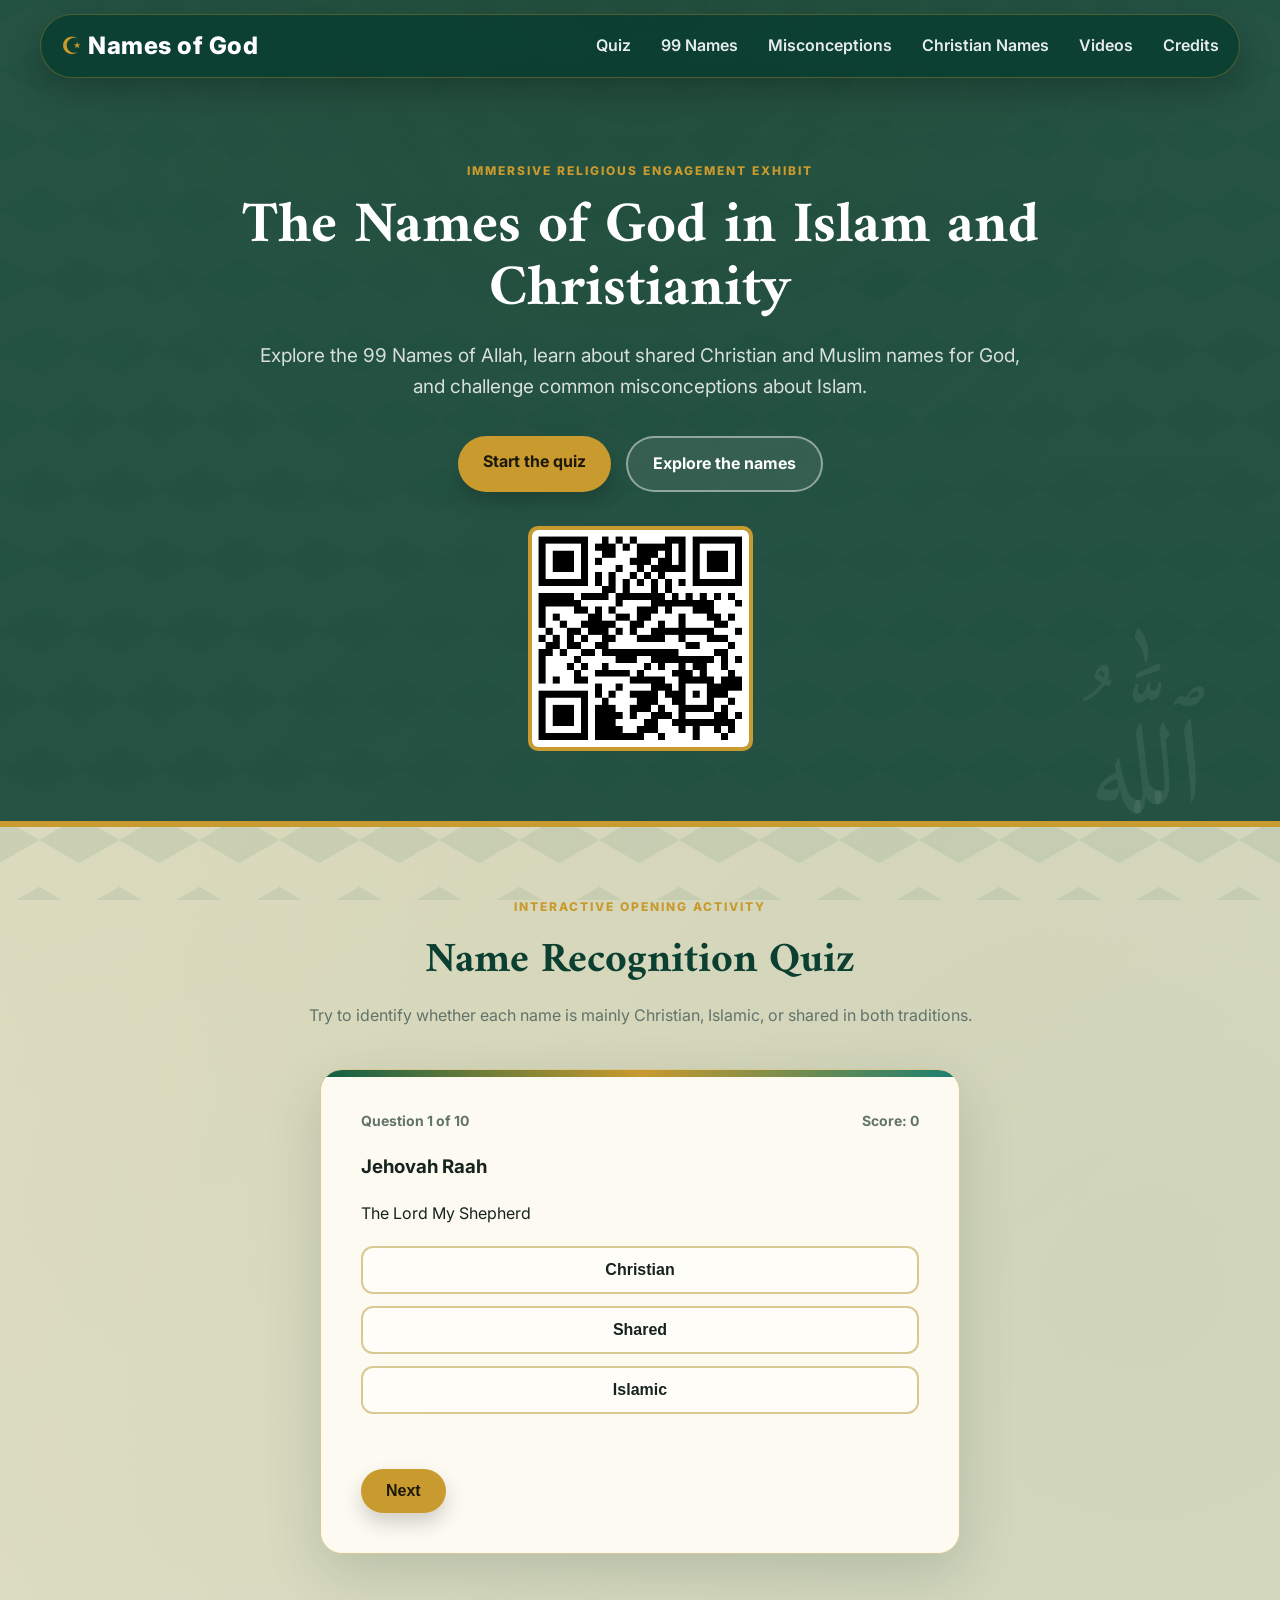
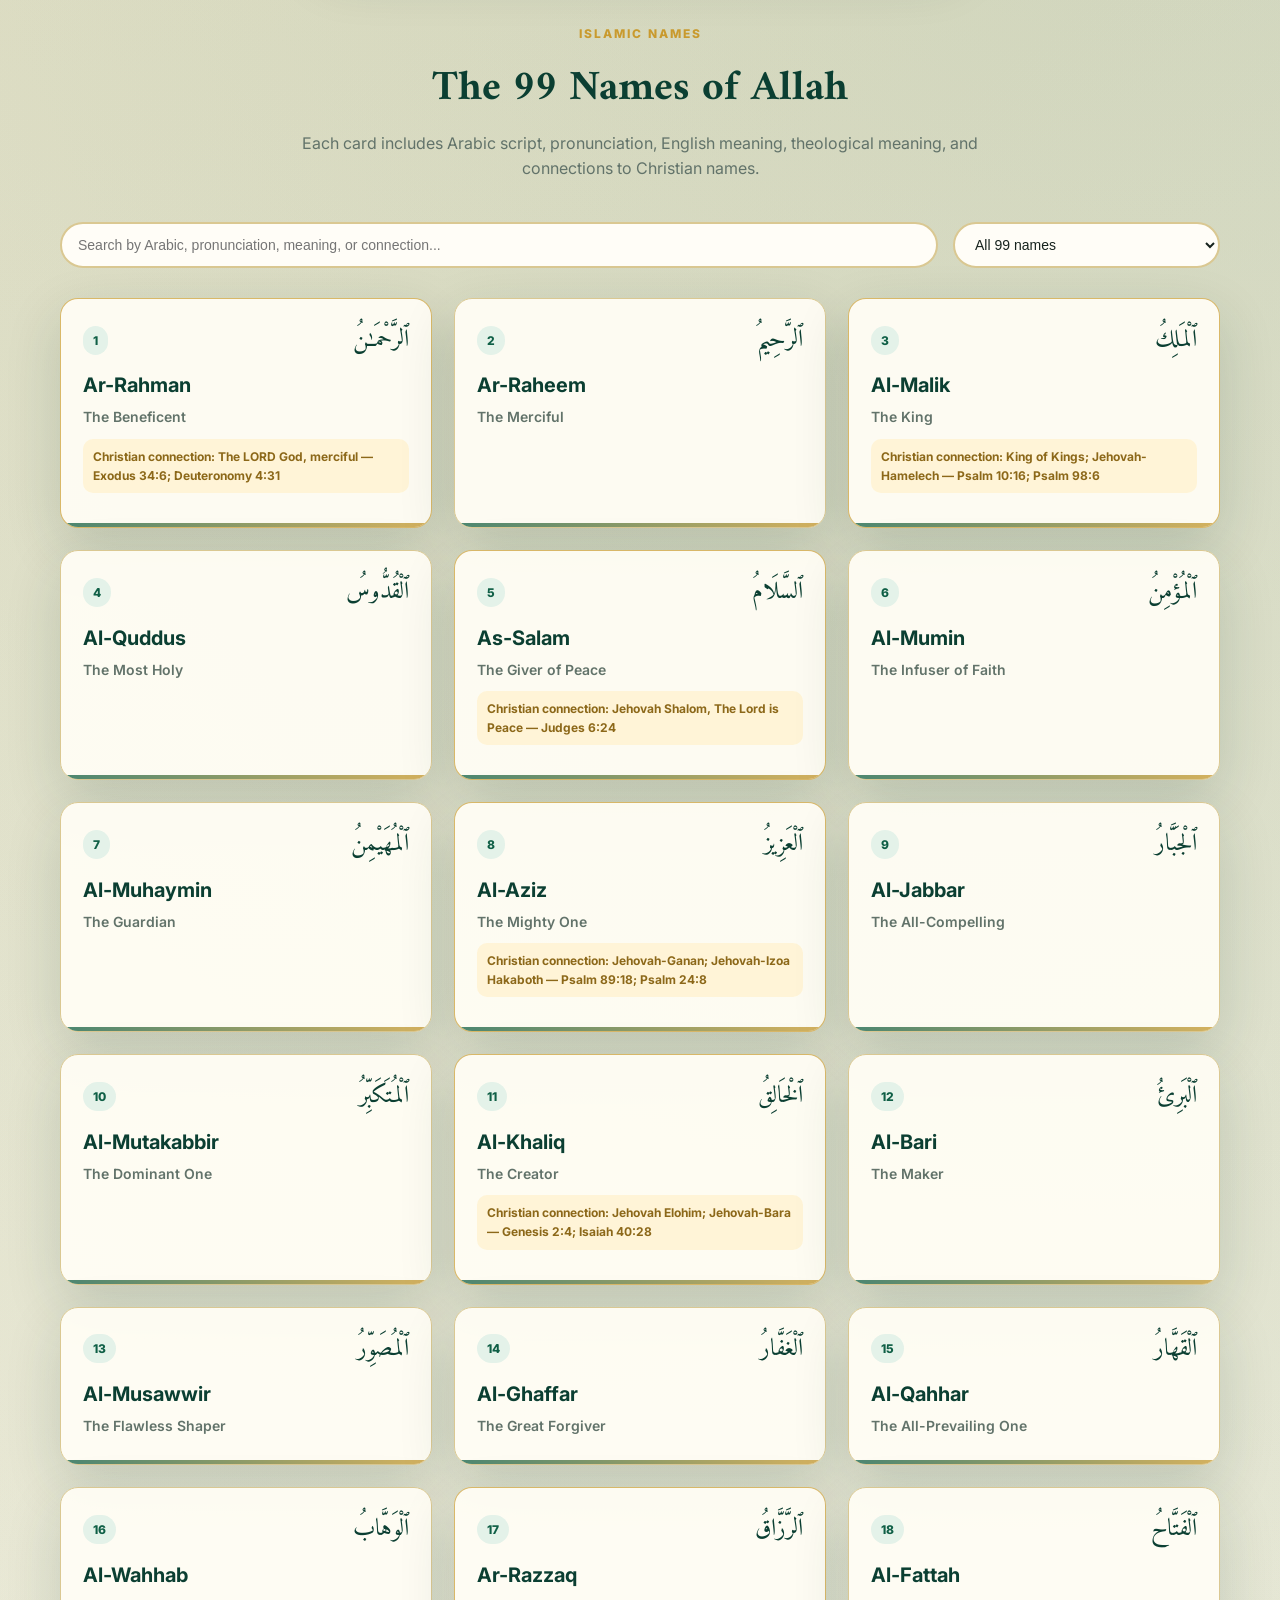
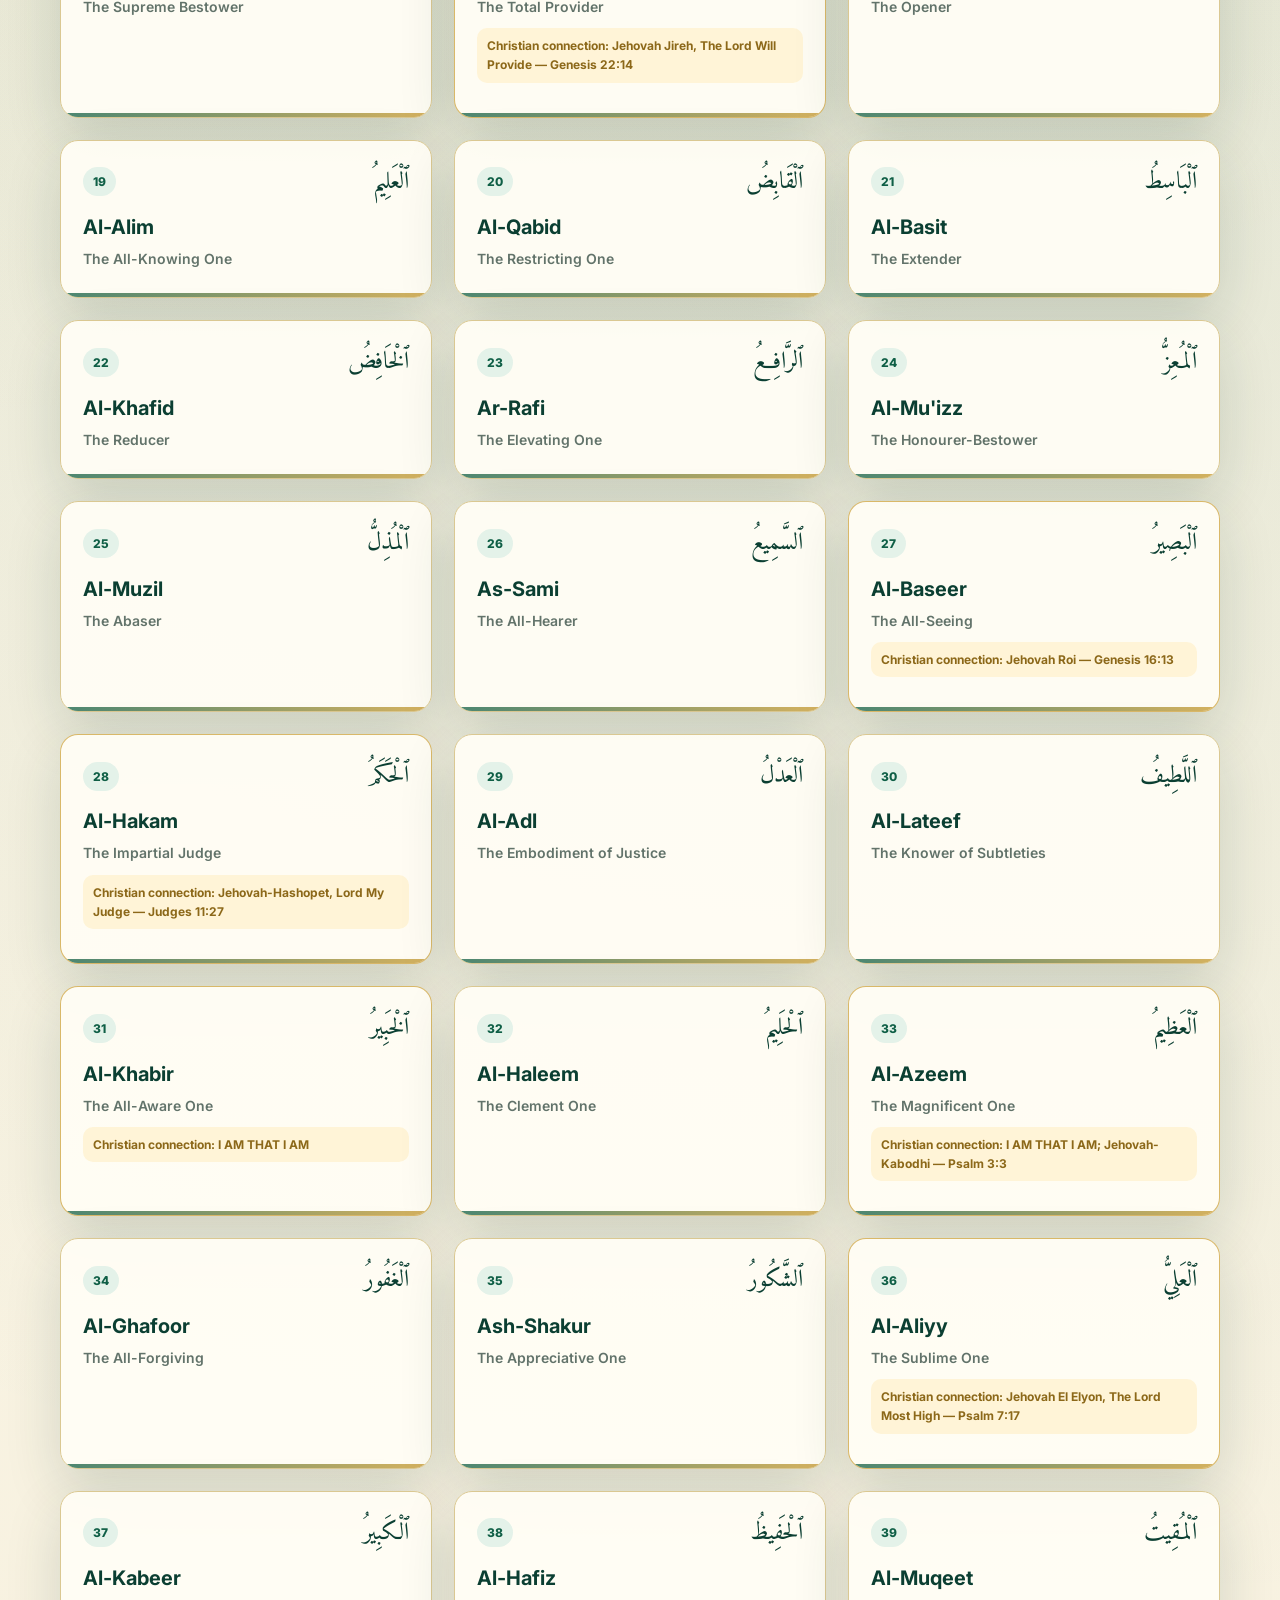
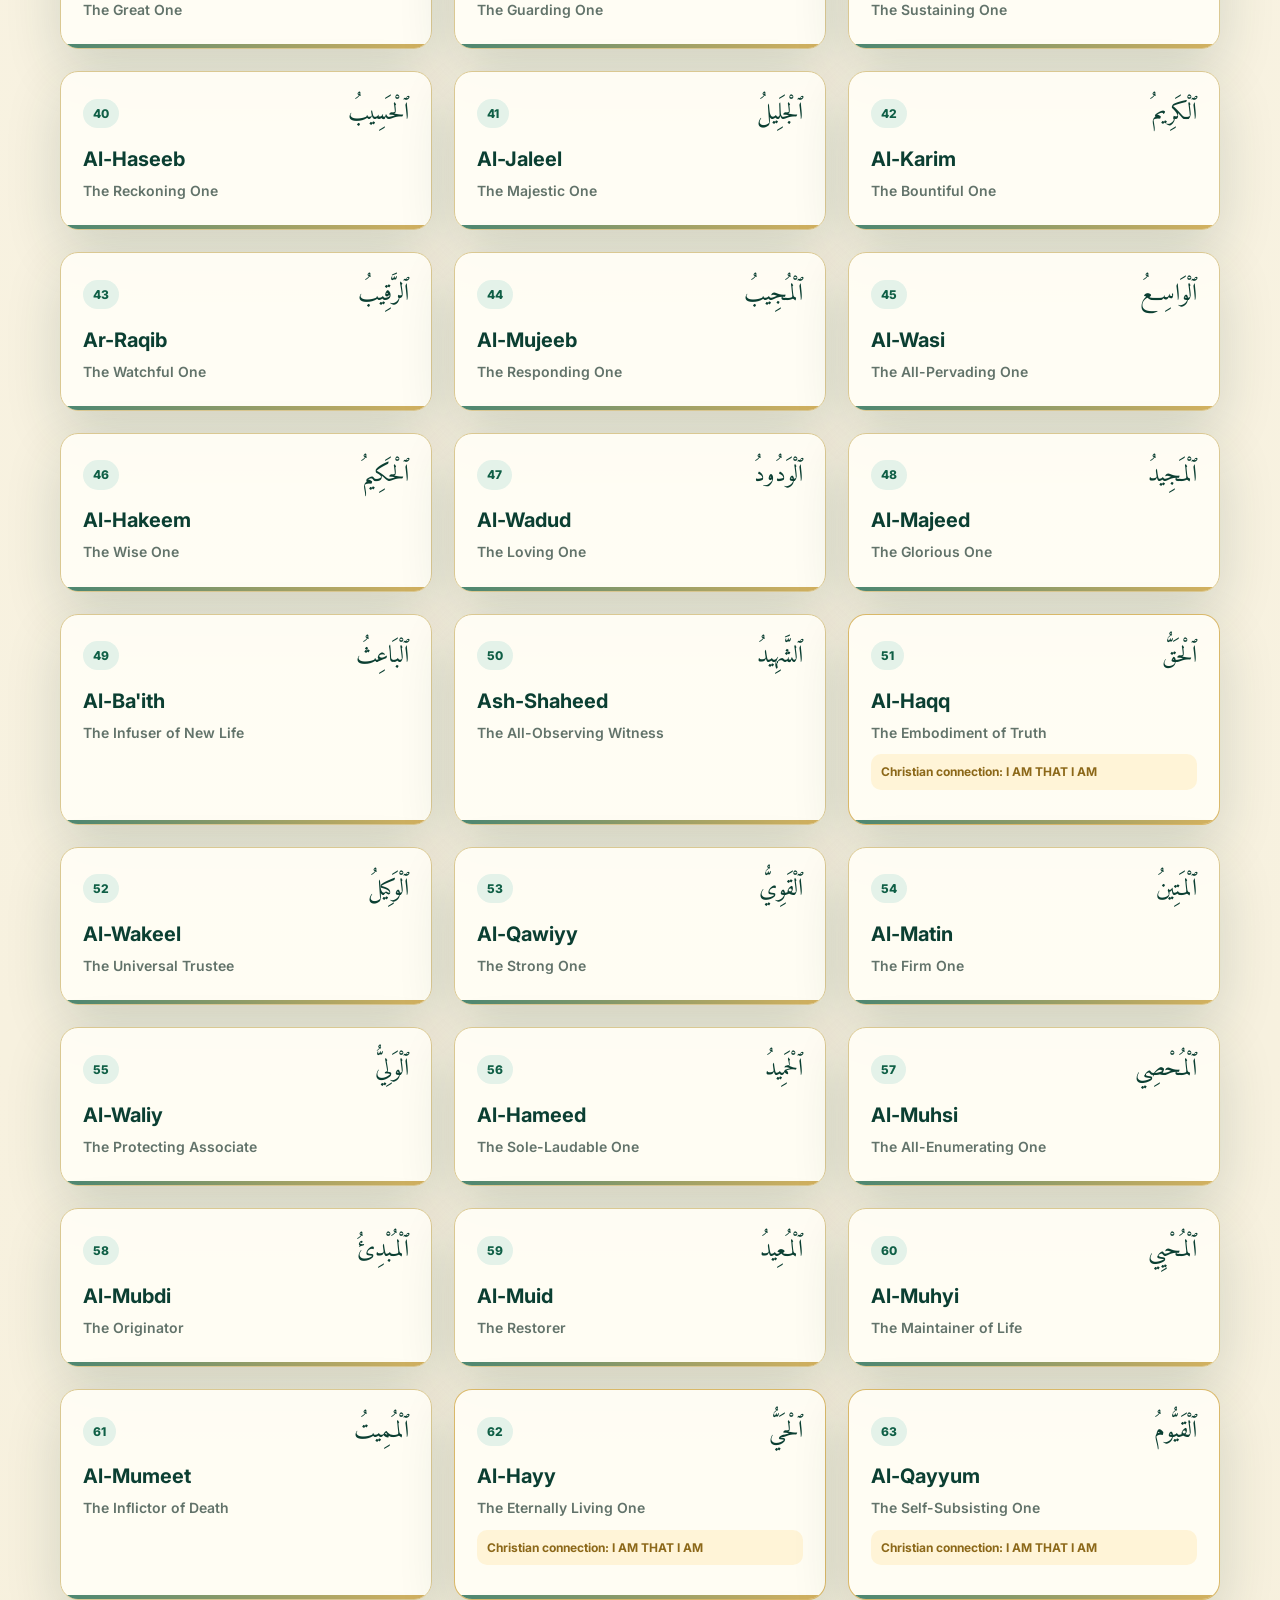
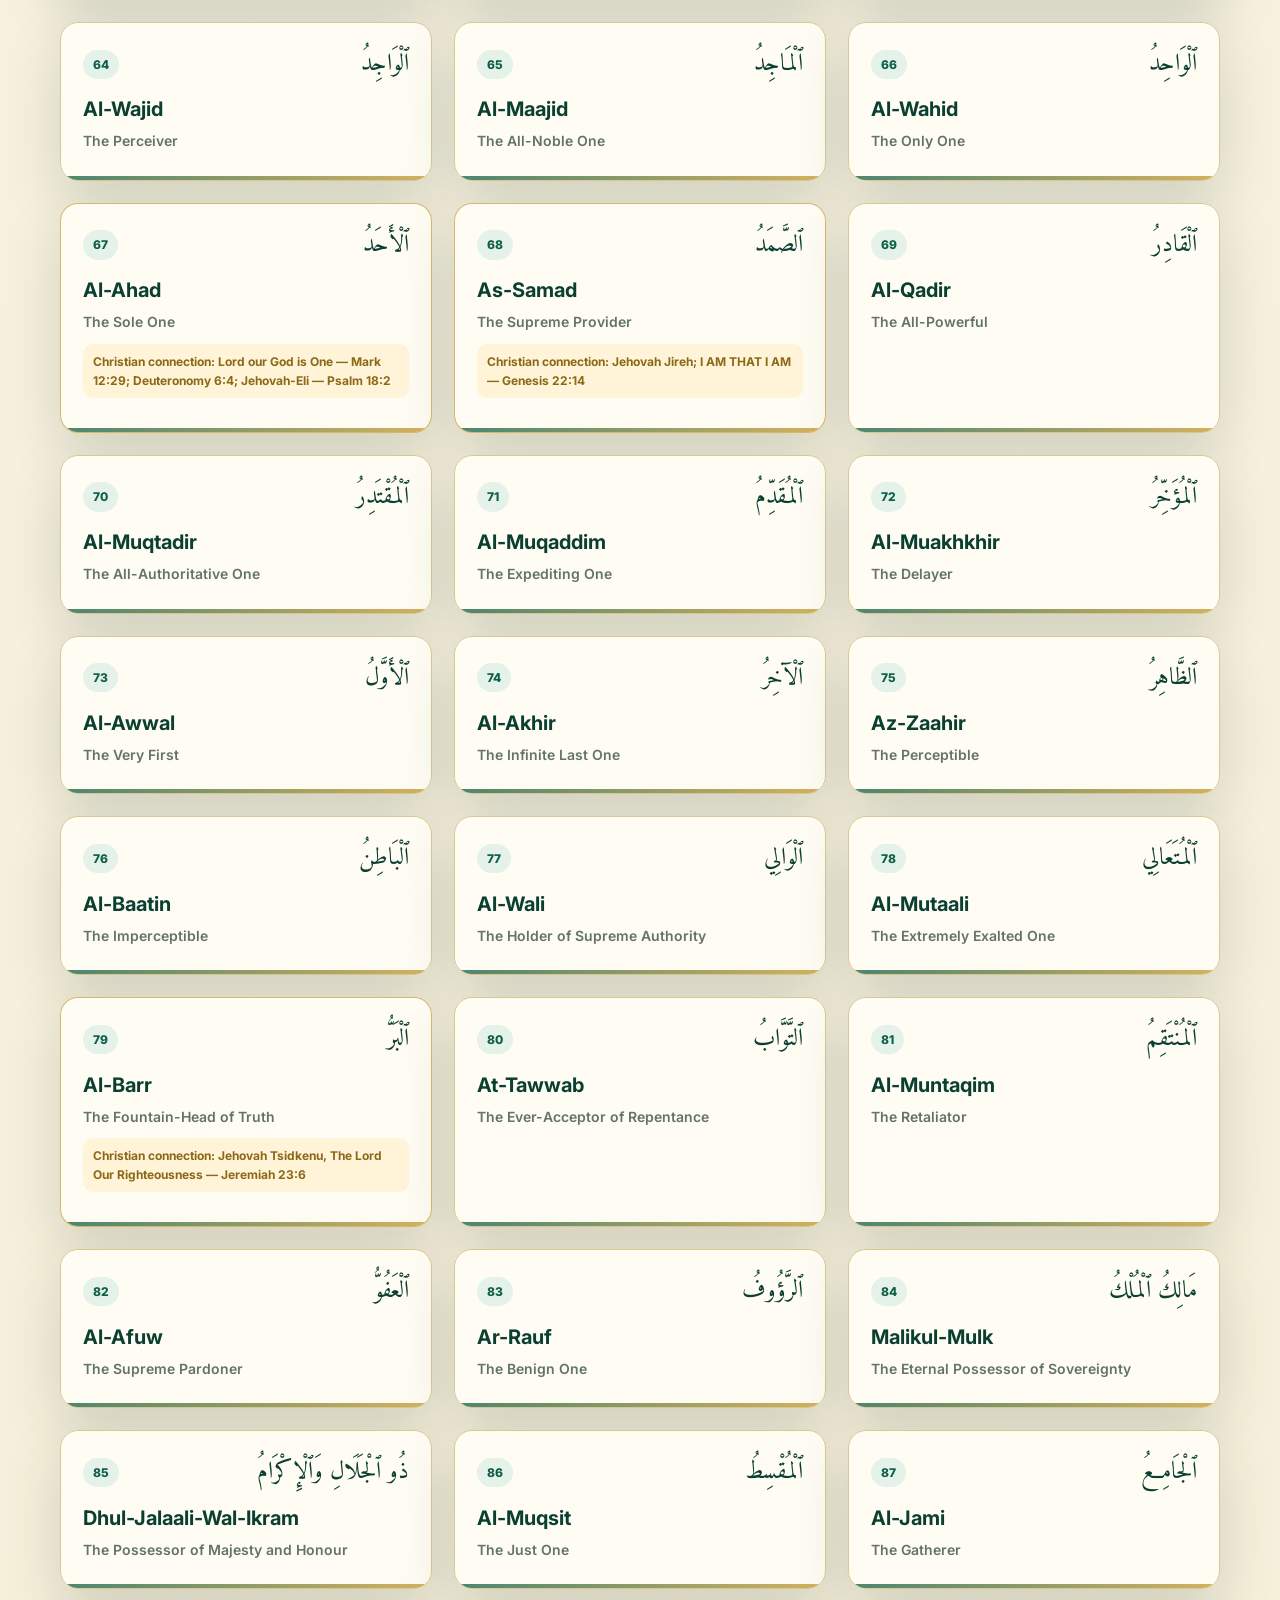
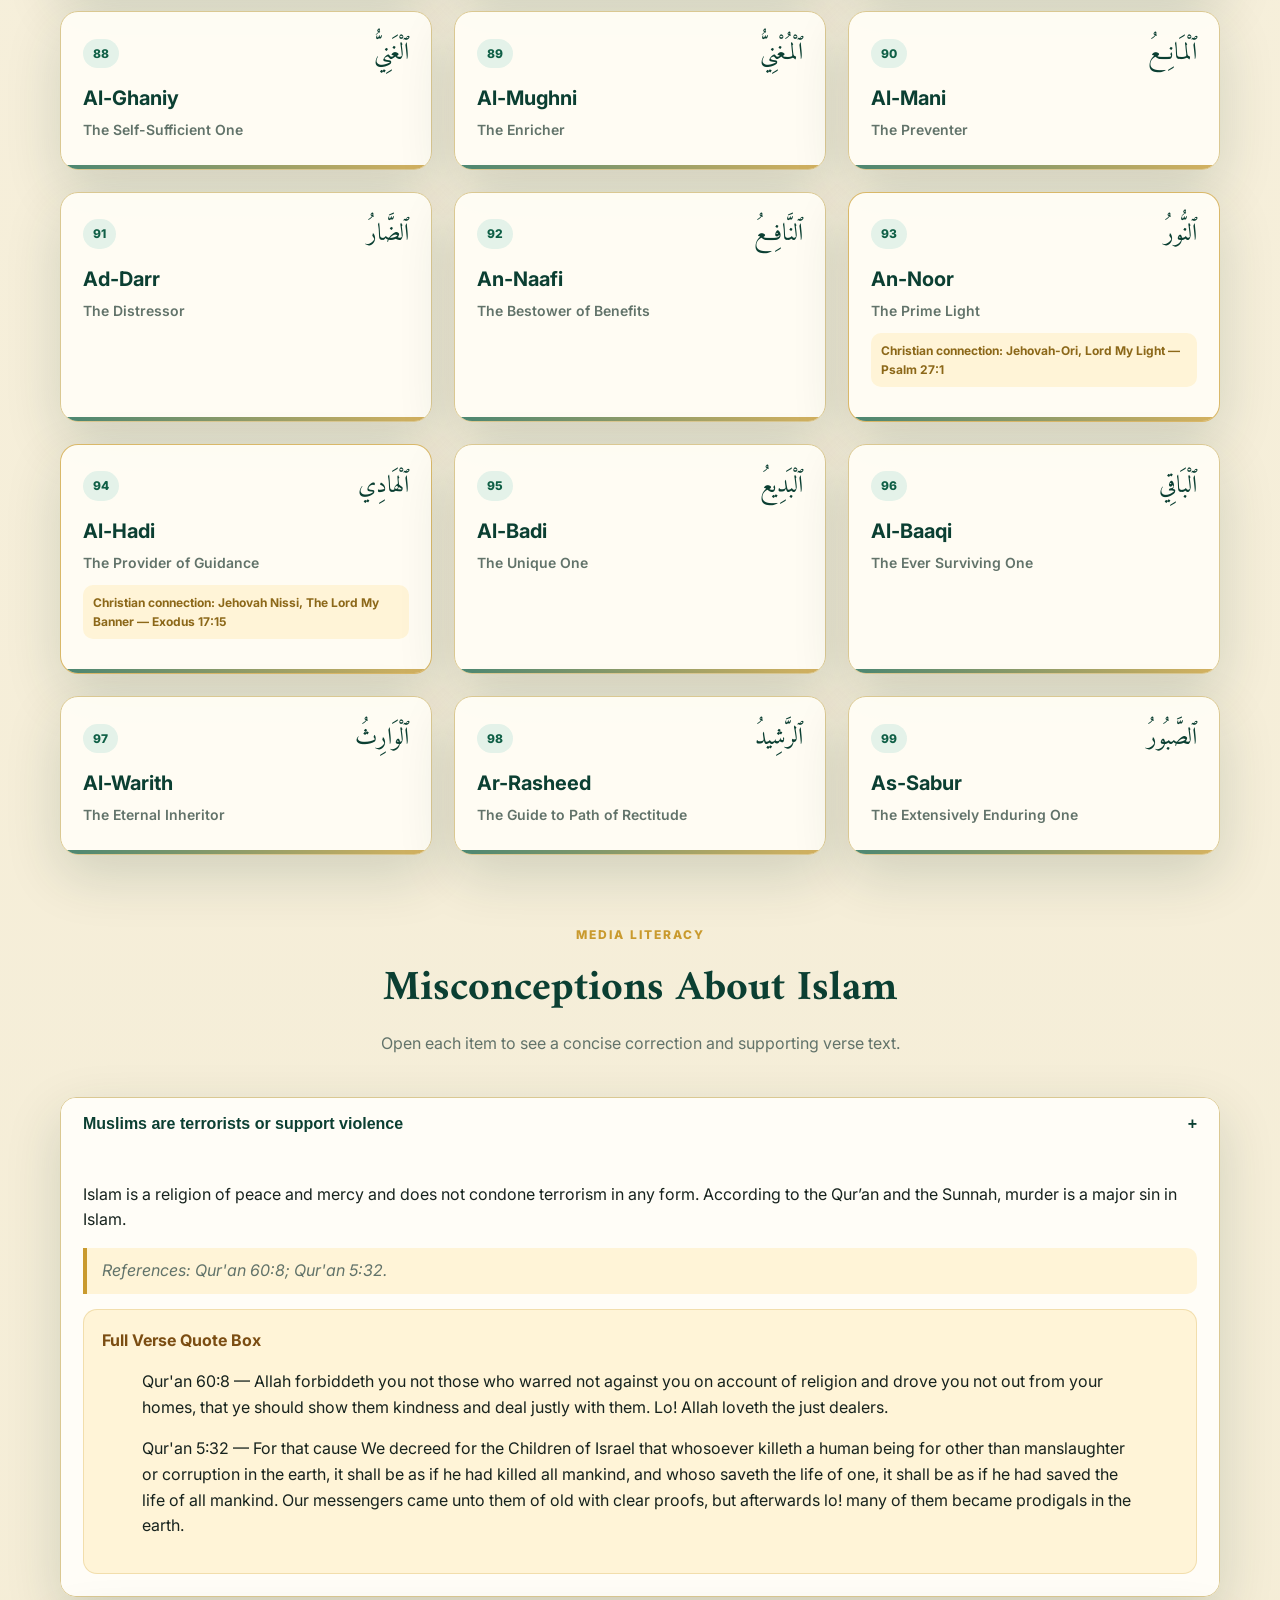
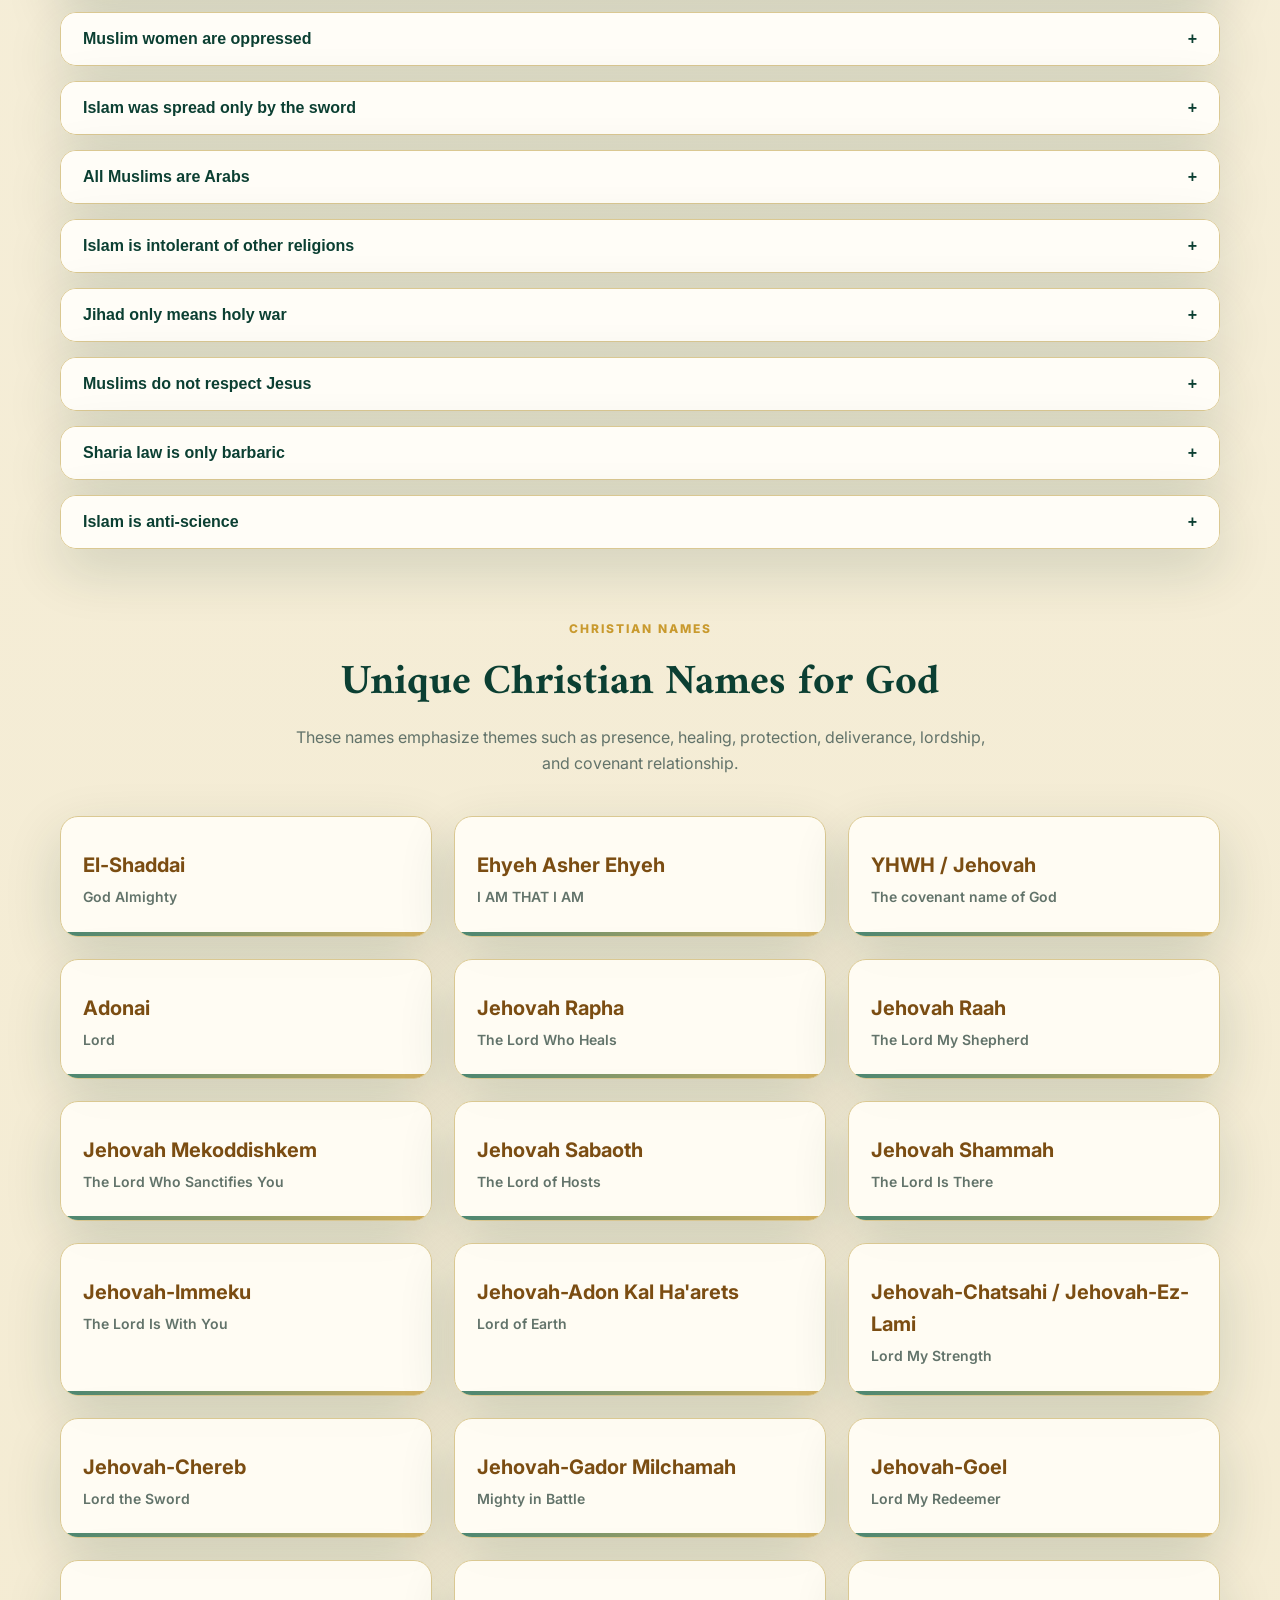
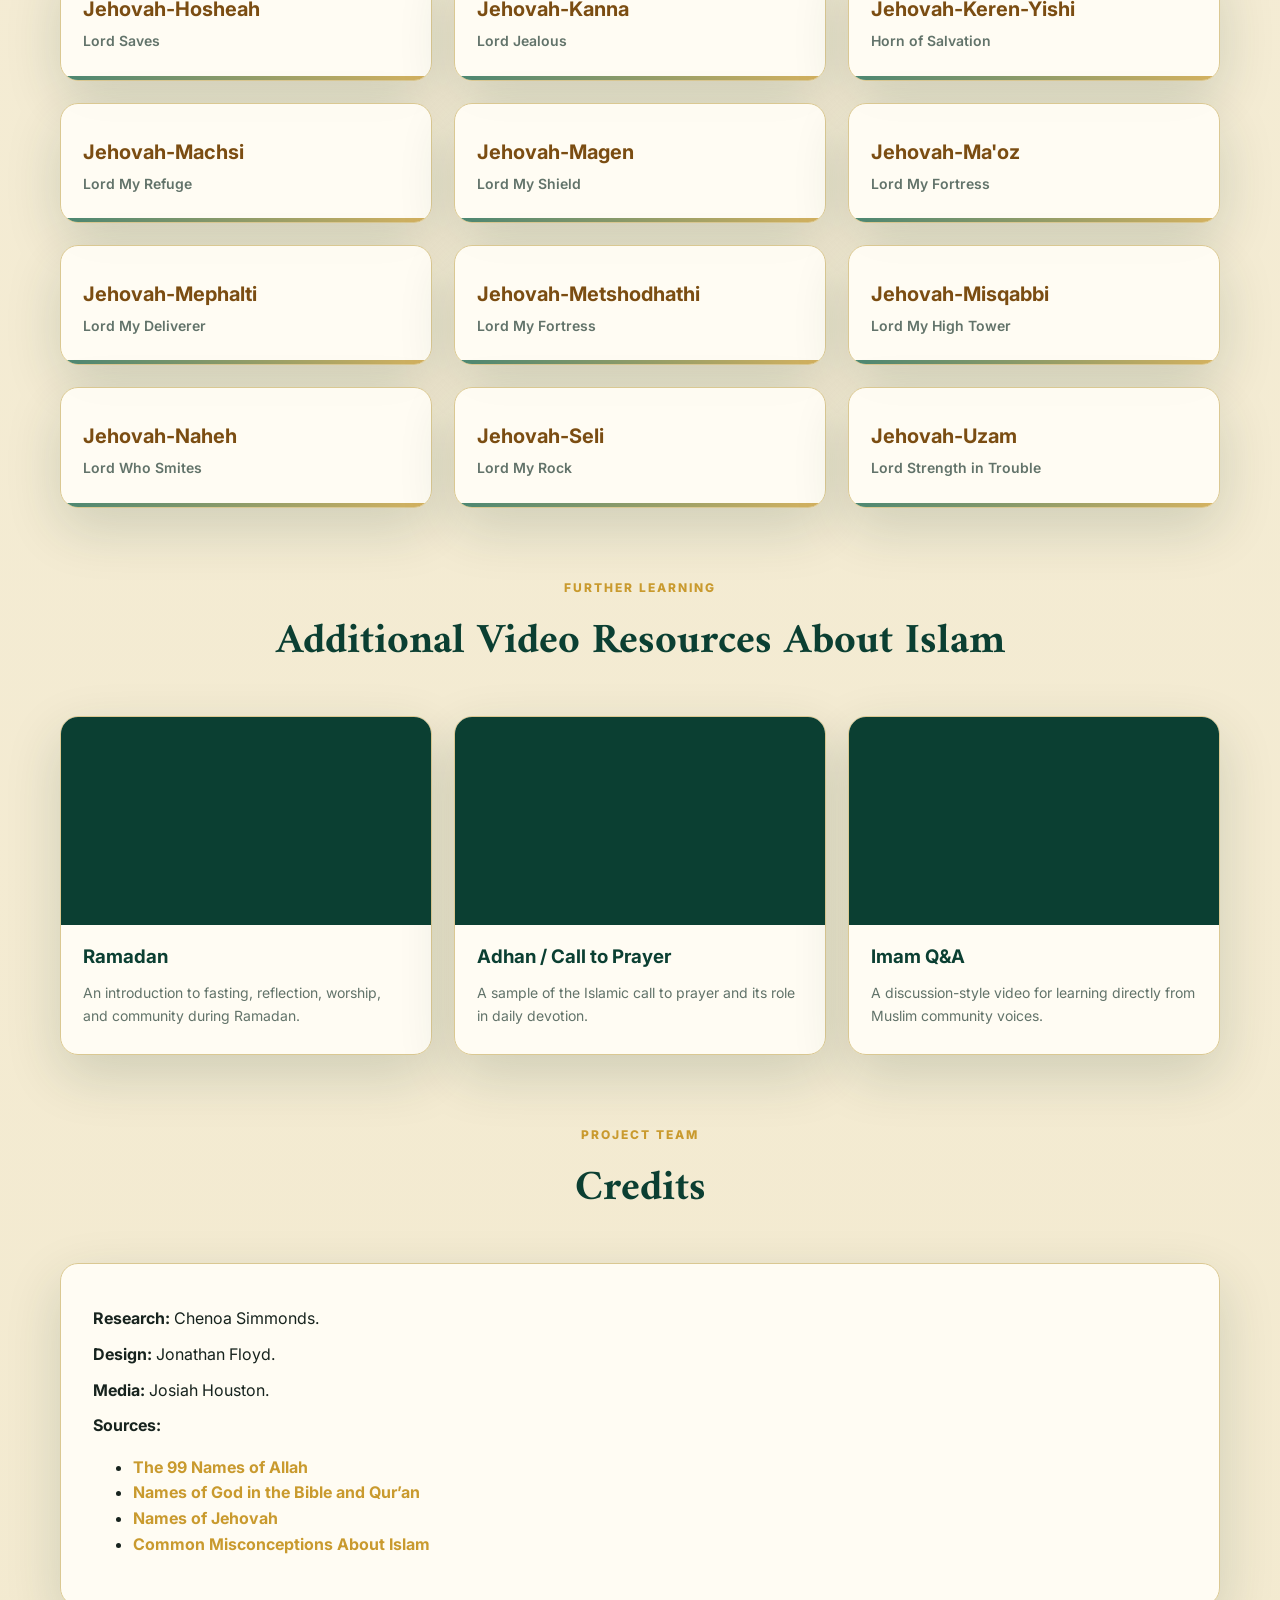
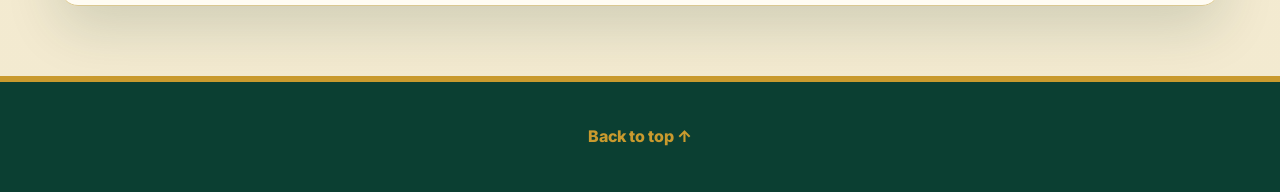
<file: index.html>
<!DOCTYPE html>
<html lang="en">
<head>
  <meta charset="UTF-8" />
  <meta name="viewport" content="width=device-width, initial-scale=1.0" />
  <title>Names of God: Islam and Christianity</title>
  <link rel="preconnect" href="https://fonts.googleapis.com">
  <link rel="preconnect" href="https://fonts.gstatic.com" crossorigin>
  <link href="https://fonts.googleapis.com/css2?family=Amiri:wght@400;700&family=Inter:wght@400;500;700;800&display=swap" rel="stylesheet">
  <link rel="stylesheet" href="styles.css" />
</head>
<body>
  <header class="site-header" id="top">
    <nav class="nav">
      <a class="brand" href="#top">Names of God</a>
      <button class="nav-toggle" aria-label="Open navigation" aria-expanded="false">☰</button>
      <div class="nav-links">
        <a href="#quiz">Quiz</a>
        <a href="#names">99 Names</a>
        <a href="#misconceptions">Misconceptions</a>
        <a href="#christian-names">Christian Names</a>
        <a href="#videos">Videos</a>
        <a href="#credits">Credits</a>
      </div>
    </nav>

    <section class="hero">
      <p class="eyebrow">Immersive Religious Engagement Exhibit</p>
      <h1>The Names of God in Islam and Christianity</h1>
      <p class="hero-text">Explore the 99 Names of Allah, learn about shared Christian and Muslim names for God, and challenge common misconceptions about Islam.</p>
      <div class="hero-actions">
        <a class="btn primary" href="#quiz">Start the quiz</a>
        <a class="btn secondary" href="#names">Explore the names</a>
      </div>

 <div class="qr-container">
  <img src="qr-code.png" class="qr-code">
</div>
      </div>
    </section>
  </header>

  <main>
    <section class="section quiz-section" id="quiz">
      <div class="section-heading">
        <p class="eyebrow">Interactive opening activity</p>
        <h2>Name Recognition Quiz</h2>
        <p>Try to identify whether each name is mainly Christian, Islamic, or shared in both traditions.</p>
      </div>
      <div class="quiz-card">
        <div class="quiz-progress"><span id="quizProgress">Question 1 of 10</span><span id="quizScore">Score: 0</span></div>
        <h3 id="quizName">Loading...</h3>
        <p id="quizHint"></p>
        <div class="quiz-options" id="quizOptions"></div>
        <p class="quiz-feedback" id="quizFeedback" aria-live="polite"></p>
        <button class="btn primary" id="nextQuestion">Next</button>
        <button class="btn secondary hidden" id="restartQuiz">Restart quiz</button>
      </div>
    </section>

    <section class="section" id="names">
      <div class="section-heading">
        <p class="eyebrow purple">Islamic names</p>
        <h2>The 99 Names of Allah</h2>
        <p>Each card includes Arabic script, pronunciation, English meaning, theological meaning, and connections to Christian names.</p>
      </div>
      <div class="tools">
        <input id="searchNames" type="search" placeholder="Search by Arabic, pronunciation, meaning, or connection..." />
        <select id="nameFilter" aria-label="Filter names">
          <option value="all">All 99 names</option>
          <option value="shared">Names with Christian connections</option>
          <option value="mercy">Mercy / forgiveness</option>
          <option value="power">Power / authority</option>
          <option value="guidance">Guidance / knowledge</option>
        </select>
      </div>
      <div class="name-grid" id="islamicNamesGrid"></div>
    </section>

    <section class="section misconceptions" id="misconceptions">
      <div class="section-heading">
        <p class="eyebrow">Media literacy</p>
        <h2>Misconceptions About Islam</h2>
        <p>Open each item to see a concise correction and supporting verse text.</p>
      </div>
      <div class="accordion" id="misconceptionsList"></div>
    </section>

    <section class="section" id="christian-names">
      <div class="section-heading">
        <p class="eyebrow orange">Christian names</p>
        <h2>Unique Christian Names for God</h2>
        <p>These names emphasize themes such as presence, healing, protection, deliverance, lordship, and covenant relationship.</p>
      </div>
      <div class="name-grid christian-grid" id="christianNamesGrid"></div>
    </section>

    <section class="section videos" id="videos">
      <div class="section-heading">
        <p class="eyebrow">Further learning</p>
        <h2>Additional Video Resources About Islam</h2>
      </div>
      <div class="video-grid">
        <article class="video-card">
          <div class="video-frame"><iframe src="https://www.youtube.com/embed/37Neq8Nf5DE" title="Ramadan video" allowfullscreen></iframe></div>
          <h3>Ramadan</h3>
          <p>An introduction to fasting, reflection, worship, and community during Ramadan.</p>
        </article>
        <article class="video-card">
          <div class="video-frame"><iframe src="https://www.youtube.com/embed/SI4CScs4D2Q" title="Adhan video" allowfullscreen></iframe></div>
          <h3>Adhan / Call to Prayer</h3>
          <p>A sample of the Islamic call to prayer and its role in daily devotion.</p>
        </article>
        <article class="video-card">
          <div class="video-frame"><iframe src="https://www.youtube.com/embed/ybutrJCnVRk" title="Imam Q and A video" allowfullscreen></iframe></div>
          <h3>Imam Q&amp;A</h3>
          <p>A discussion-style video for learning directly from Muslim community voices.</p>
        </article>
      </div>
    </section>

    <section class="section credits" id="credits">
      <div class="section-heading">
        <p class="eyebrow">Project team</p>
        <h2>Credits</h2>
      </div>
      <div class="credits-card">
        <p><strong>Research:</strong> Chenoa Simmonds.</p>
        <p><strong>Design:</strong> Jonathan Floyd.</p>
        <p><strong>Media:</strong> Josiah Houston.</p>
        <p><strong>Sources:</strong></p>
        <ul>
          <li><a href="https://99namesofallah.name/" target="_blank" rel="noopener">The 99 Names of Allah</a></li>
          <li><a href="https://www.wulfrunasufiassociation.org/names-of-god-in-the-holy-bible-and-holy-quran/" target="_blank" rel="noopener">Names of God in the Bible and Qur’an</a></li>
          <li><a href="https://lightandgospel.com/names-of-jehovah/" target="_blank" rel="noopener">Names of Jehovah</a></li>
          <li><a href="https://www.icna.org/dismantling-misconceptions-about-islam/" target="_blank" rel="noopener">Common Misconceptions About Islam</a></li>
        </ul>
      </div>
    </section>
  </main>

  <div id="theologyModal" class="modal" aria-hidden="true" role="dialog" aria-labelledby="modalTitle">
    <div class="modal-overlay">
      <div class="modal-inner">
        <button id="closeTheologyModal" aria-label="Close definition">✕</button>
        <div id="modalContent"></div>
      </div>
    </div>
  </div>

  <footer class="footer">
    <a href="#top">Back to top ↑</a>
  </footer>

  <script src="script.js"></script>
</body>
</html>
</file>
<file: styles.css>
:root{
  --bg:#f7f1df;
  --bg-deep:#12372a;
  --panel:#fffdf5;
  --ink:#17231e;
  --muted:#62736a;
  --emerald:#0f5f46;
  --emerald-2:#0b3f32;
  --emerald-soft:#e4f2e9;
  --teal:#1b7f70;
  --gold:#c99a2e;
  --gold-soft:#fff4d7;
  --sand:#efe3c2;
  --border:#dac892;
  --danger:#a33a32;
  --shadow:0 20px 55px rgba(18,55,42,.16);
}

*{box-sizing:border-box}
html{scroll-behavior:smooth}
body{
  margin:0;
  font-family:Inter,system-ui,sans-serif;
  background:
    radial-gradient(circle at 10% 0%, rgba(201,154,46,.18), transparent 28%),
    radial-gradient(circle at 90% 10%, rgba(15,95,70,.18), transparent 30%),
    linear-gradient(180deg,#fbf7e9 0%, var(--bg) 45%, #f3ead0 100%);
  color:var(--ink);
  line-height:1.6;
}
body::before{
  content:"";
  position:fixed;
  inset:0;
  pointer-events:none;
  opacity:.08;
  background-image:
    linear-gradient(30deg, var(--emerald) 12%, transparent 12.5%, transparent 87%, var(--emerald) 87.5%, var(--emerald)),
    linear-gradient(150deg, var(--emerald) 12%, transparent 12.5%, transparent 87%, var(--emerald) 87.5%, var(--emerald)),
    linear-gradient(30deg, var(--emerald) 12%, transparent 12.5%, transparent 87%, var(--emerald) 87.5%, var(--emerald)),
    linear-gradient(150deg, var(--emerald) 12%, transparent 12.5%, transparent 87%, var(--emerald) 87.5%, var(--emerald));
  background-size:80px 140px;
  background-position:0 0,0 0,40px 70px,40px 70px;
}
.site-header{
  position:relative;
  overflow:hidden;
  background:
    linear-gradient(rgba(11,63,50,.88), rgba(11,63,50,.88)),
    radial-gradient(circle at center top, rgba(201,154,46,.35), transparent 55%);
  padding:106px 20px 70px;
  text-align:center;
  color:white;
  border-bottom:6px solid var(--gold);
}
.site-header::after{
  content:"ٱللَّٰهُ";
  position:absolute;
  right:6%;
  bottom:-12px;
  font-family:Amiri,serif;
  font-size:120px;
  line-height:1;
  color:rgba(255,255,255,.07);
}
.nav{display:flex;justify-content:space-between;align-items:center;max-width:1200px;width:calc(100% - 32px);margin:0 auto;padding:12px 20px;position:fixed;top:14px;left:50%;transform:translateX(-50%);z-index:999;background:rgba(11,63,50,.94);border:1px solid rgba(201,154,46,.35);border-radius:999px;box-shadow:0 14px 34px rgba(0,0,0,.22);backdrop-filter:blur(12px)}
.brand{font-size:24px;font-weight:800;color:white;text-decoration:none;letter-spacing:.02em}
.brand::before{content:"☪ ";color:var(--gold)}
.nav-toggle{display:none;background:none;border:none;font-size:24px;cursor:pointer;color:white}
.nav-links{display:flex;gap:30px;list-style:none;margin:0;padding:0}
.nav-links a{color:rgba(255,255,255,.9);text-decoration:none;font-weight:600;transition:color .2s}
.nav-links a:hover{color:var(--gold)}
.hero{max-width:1000px;margin:55px auto 0;position:relative;z-index:1}
.hero h1{font-family:Amiri,serif;font-size:58px;margin:16px 0;font-weight:700;line-height:1.08;color:white}
.hero-text{font-size:19px;color:rgba(255,255,255,.82);margin:20px auto;max-width:760px}
.hero-actions{display:flex;gap:15px;justify-content:center;margin:34px 0;flex-wrap:wrap}
.btn{padding:13px 25px;border-radius:999px;border:none;font-size:16px;font-weight:700;cursor:pointer;text-decoration:none;display:inline-block;transition:all .2s}
.btn.primary{background:var(--gold);color:#1c180b;box-shadow:0 10px 20px rgba(0,0,0,.18)}
.btn.primary:hover{background:#e2b84d;transform:translateY(-2px)}
.btn.secondary{background:rgba(255,255,255,.08);color:white;border:2px solid rgba(255,255,255,.45)}
.btn.secondary:hover{background:rgba(255,255,255,.15);border-color:var(--gold)}
.section{max-width:1200px;margin:70px auto;padding:0 20px;position:relative}
.section-heading{text-align:center;margin-bottom:40px}
.section-heading h2{font-family:Amiri,serif;font-size:42px;margin:8px 0;color:var(--emerald-2)}
.section-heading p:not(.eyebrow){color:var(--muted);max-width:720px;margin:0 auto}
.eyebrow{font-size:12px;font-weight:800;text-transform:uppercase;letter-spacing:2px;color:var(--gold)}
.eyebrow.purple,.eyebrow.orange{color:var(--gold)}
.quiz-card,.credits-card,.video-card,.name-card,.accordion-item{
  background:rgba(255,253,245,.94);
  border:1px solid var(--border);
  box-shadow:var(--shadow);
}
.quiz-card{padding:40px;border-radius:22px;max-width:640px;margin:0 auto;position:relative;overflow:hidden}
.quiz-card::before{content:"";position:absolute;inset:0 0 auto 0;height:7px;background:linear-gradient(90deg,var(--emerald),var(--gold),var(--teal))}
.quiz-progress{display:flex;justify-content:space-between;font-size:14px;margin-bottom:20px;color:var(--muted);font-weight:700}
.quiz-options{display:flex;flex-direction:column;gap:12px;margin:20px 0}
.option{padding:13px;border:2px solid var(--border);background:#fffdf7;border-radius:12px;cursor:pointer;font-size:16px;transition:all .2s;color:var(--ink);font-weight:600}
.option:hover{border-color:var(--emerald);background:var(--emerald-soft)}
.option.correct{background:var(--emerald);border-color:var(--emerald);color:white}
.option.wrong{background:var(--danger);border-color:var(--danger);color:white}
.option:disabled{cursor:not-allowed;opacity:.82}
.quiz-feedback{margin:15px 0;font-weight:700;color:var(--emerald);min-height:20px}
.tools{display:flex;gap:15px;margin-bottom:30px;flex-wrap:wrap}
#searchNames,#nameFilter{padding:12px 16px;border:2px solid var(--border);border-radius:999px;background:#fffdf7;font-size:14px;color:var(--ink);outline:none}
#searchNames{flex:1;min-width:250px}
#searchNames:focus,#nameFilter:focus{border-color:var(--emerald);box-shadow:0 0 0 4px rgba(15,95,70,.12)}
.name-grid{display:grid;grid-template-columns:repeat(auto-fill,minmax(280px,1fr));gap:22px;margin-bottom:40px}
.name-card{padding:22px;border-radius:18px;cursor:pointer;transition:all .22s;border:1px solid var(--border);position:relative;overflow:hidden}
.name-card::after{content:"";position:absolute;inset:auto 0 0 0;height:4px;background:linear-gradient(90deg,var(--emerald),var(--gold));opacity:.75}
.name-card:hover{transform:translateY(-5px);box-shadow:0 16px 28px rgba(18,55,42,.18);border-color:var(--emerald)}
.name-card.has-connection{border-color:rgba(201,154,46,.7)}
.name-card h3{margin:10px 0 5px;font-size:20px;color:var(--emerald-2)}
.christian-card h3{color:#7b4d12}
.name-card .meaning{color:var(--muted);font-size:14px;margin:5px 0;font-weight:600}
.name-card .connection{font-size:12px;color:#8c6819;font-weight:700;margin-top:10px;background:var(--gold-soft);padding:8px 10px;border-radius:10px}
.card-top{display:flex;justify-content:space-between;align-items:center;margin-bottom:10px;gap:12px}
.number{font-weight:800;font-size:12px;background:var(--emerald-soft);color:var(--emerald);padding:5px 10px;border-radius:999px}
.arabic{font-size:24px;font-family:Amiri,serif;direction:rtl;text-align:right;color:var(--emerald-2);margin-left:auto}
.accordion-item{margin-bottom:15px;border-radius:16px;overflow:hidden}
.accordion-trigger{width:100%;padding:17px 22px;background:#fffdf7;border:none;cursor:pointer;font-size:16px;font-weight:800;display:flex;justify-content:space-between;align-items:center;color:var(--emerald-2);text-align:left}
.accordion-trigger:hover{background:var(--emerald-soft)}
.accordion-panel{max-height:0;overflow:hidden;transition:max-height .3s;background:#fffdf7}
.accordion-panel.open{max-height:760px;padding:22px}
.accordion-panel p{margin:10px 0}
.accordion-panel .quote{font-style:italic;color:var(--muted);border-left:4px solid var(--gold);padding-left:15px;margin:15px 0;background:var(--gold-soft);padding-top:10px;padding-bottom:10px;border-radius:0 10px 10px 0}
.modal{display:none;position:fixed;top:0;left:0;width:100%;height:100%;background:rgba(4,22,17,.68);z-index:1000;backdrop-filter:blur(5px)}
.modal.show{display:flex;align-items:center;justify-content:center}
.modal-overlay{width:100%;height:100%;display:flex;align-items:center;justify-content:center;padding:18px}
.modal-inner{background:var(--panel);max-width:760px;width:90%;max-height:90vh;overflow-y:auto;border-radius:22px;padding:42px;position:relative;box-shadow:0 25px 70px rgba(0,0,0,.35);border:2px solid var(--gold)}
.modal-inner::before{content:"";position:absolute;inset:0 0 auto 0;height:8px;background:linear-gradient(90deg,var(--emerald),var(--gold),var(--teal));border-radius:22px 22px 0 0}
#closeTheologyModal{position:absolute;top:14px;right:16px;background:var(--emerald-soft);border:1px solid var(--border);border-radius:999px;font-size:22px;cursor:pointer;color:var(--emerald-2);width:40px;height:40px}
#closeTheologyModal:hover{background:var(--gold-soft)}
.modal-eyebrow{margin-bottom:20px;color:var(--gold);font-weight:800;text-transform:uppercase;letter-spacing:1.5px;font-size:12px}
.modal-heading-row{display:flex;justify-content:space-between;align-items:flex-start;margin-bottom:24px;gap:20px;border-bottom:1px solid var(--border);padding-bottom:18px}
#modalTitle{font-family:Amiri,serif;font-size:38px;line-height:1.1;margin:0;color:var(--emerald-2)}
.modal-meaning{color:var(--muted);margin-top:5px;font-weight:700}
.modal-arabic{font-size:38px;font-family:Amiri,serif;direction:rtl;text-align:right;color:var(--gold);margin:0 0 0 auto}
.deep-grid{display:grid;gap:18px}
.deep-section{padding:18px;background:var(--emerald-soft);border-radius:14px;border:1px solid rgba(15,95,70,.12)}
.deep-section h3{margin:0 0 10px;font-size:16px;color:var(--emerald-2)}
.deep-section p{margin:10px 0;font-size:14px}
.deep-section.verses{background:var(--gold-soft);border-color:rgba(201,154,46,.25)}
.deep-section.verses h3{color:#7b4d12}
.video-grid{display:grid;grid-template-columns:repeat(auto-fit,minmax(300px,1fr));gap:22px}
.video-card{border-radius:18px;overflow:hidden}
.video-frame{position:relative;padding-bottom:56.25%;height:0;overflow:hidden;background:var(--emerald-2)}
.video-frame iframe{position:absolute;top:0;left:0;width:100%;height:100%;border:0}
.video-card h3{padding:17px 22px 5px;margin:0;color:var(--emerald-2)}
.video-card p{padding:0 22px 22px;margin:5px 0;color:var(--muted);font-size:14px}
.credits-card{padding:32px;border-radius:18px}
.credits-card p{margin:10px 0}
.footer{text-align:center;padding:42px 20px;color:#d9ccb0;border-top:6px solid var(--gold);background:var(--emerald-2)}
.footer a{color:var(--gold);text-decoration:none;font-weight:800}
.footer a:hover{text-decoration:underline}
.hidden{display:none}
.empty{text-align:center;color:var(--muted);padding:40px;font-size:16px}
@media (max-width:768px){
  .nav-toggle{display:block}
  .nav-links{position:absolute;top:48px;left:0;right:0;flex-direction:column;gap:0;background:var(--emerald-2);max-height:0;overflow:hidden;transition:max-height .3s;box-shadow:0 10px 22px rgba(0,0,0,.18);z-index:5;border-radius:0 0 18px 18px}
  .nav-links.show{max-height:340px;padding:14px 0}
  .nav-links a{padding:12px 22px;border-bottom:1px solid rgba(255,255,255,.1)}
  .hero h1{font-size:38px}
  .hero-actions{flex-direction:column;gap:10px}
  .btn{width:100%}
  .name-grid{grid-template-columns:1fr}
  .modal-inner{width:96%;padding:26px 20px}
  .modal-heading-row{flex-direction:column}
  .section{margin:46px auto;padding:0 15px}
}

/* Credits source links */
.credits-card a {
  color: var(--gold);
  font-weight: 700;
  text-decoration: none;
  border-bottom: 1px solid transparent;
  transition: all .2s ease;
}

.credits-card a:hover {
  color: var(--emerald);
  border-bottom-color: var(--emerald);
}

/* QR code badge: Updated to be 0.5 larger with a gold border */
.qr-container {
  margin: 30px auto 0;
  display: flex;
  justify-content: center;
  align-items: center;
  position: relative;
  z-index: 2;
}

.qr-badge {
  width: 290px; /* Increased from 220px to fit larger frame */
  min-height: 310px; /* Increased from 238px */
  padding: 18px 16px;
  border-radius: 26px;
  display: flex;
  flex-direction: column;
  align-items: center;
  justify-content: center;
  background:
    linear-gradient(var(--panel), var(--panel)) padding-box,
    repeating-conic-gradient(
      from 45deg,
      var(--gold) 0deg 10deg,
      var(--emerald) 10deg 20deg,
      var(--gold) 20deg 30deg
    ) border-box;
  border: 5px solid transparent;
  box-shadow: 0 18px 36px rgba(0,0,0,.22);
}

.qr-label,
.qr-caption {
  margin: 0;
  text-transform: uppercase;
  letter-spacing: 1px;
  font-weight: 800;
  color: #7b5712;
  line-height: 1.2;
}

.qr-label {
  font-size: 11px;
  margin-bottom: 10px;
}

.qr-caption {
  font-size: 9px;
  margin-top: 10px;
  color: var(--emerald-2);
}

.qr-frame {
  width: 250px; /* Increased from 176px */
  height: 250px; /* Increased from 176px */
  display: grid;
  place-items: center;
  padding: 10px;
  background: white;
  border-radius: 20px;
  border: 3px solid var(--emerald-2);
  box-shadow:
    inset 0 0 0 4px var(--gold-soft),
    0 8px 18px rgba(18,55,42,.15);
}

.qr-code {
  width: 225px; /* 0.5 larger than original 150px */
  height: 225px; /* 0.5 larger than original 150px */
  object-fit: contain;
  border-radius: 10px;
  display: block;
  transition: transform .2s ease;
  border: 4px solid var(--gold); /* Added Gold Border */
  box-sizing: border-box; /* Ensures border stays inside the 225px width */
}

.qr-badge:hover .qr-code {
  transform: scale(1.04);
}

@media (max-width:768px){
  .qr-container {
    margin-top: 24px;
  }

  .qr-badge {
    width: 260px; /* Scaled for mobile */
    min-height: 280px;
    padding: 16px 14px;
  }

  .qr-frame {
    width: 220px;
    height: 220px;
  }

  .qr-code {
    width: 200px;
    height: 200px;
  }
}

/* Mobile/sticky navigation and RTL refinements */
.nav{
  width:calc(100% - 32px);
  position:fixed;
  top:14px;
  left:50%;
  transform:translateX(-50%);
  z-index:999;
  padding:12px 20px;
  background:rgba(11,63,50,.94);
  border:1px solid rgba(201,154,46,.35);
  border-radius:999px;
  box-shadow:0 14px 34px rgba(0,0,0,.22);
  backdrop-filter:blur(12px);
}

.arabic{
  direction:rtl;
  text-align:right;
  margin-left:auto;
}

.modal-arabic{
  direction:rtl;
  text-align:right;
  margin:0 0 0 auto;
}

@media (max-width:768px){
  .site-header{padding-top:98px}
  .nav{top:10px;width:calc(100% - 20px);padding:11px 14px;border-radius:24px;align-items:center}
  .brand{font-size:19px;line-height:1.15}
  .nav-toggle{display:grid;place-items:center;width:42px;height:42px;background:rgba(255,255,255,.1);border:1px solid rgba(255,255,255,.2);border-radius:999px;font-size:24px;cursor:pointer;color:white;flex:0 0 auto}
  .nav-links{position:absolute;top:calc(100% + 10px);left:0;right:0;flex-direction:column;gap:0;background:#0b3f32;max-height:0;overflow:hidden;transition:max-height .3s ease,padding .3s ease;box-shadow:0 18px 34px rgba(0,0,0,.28);z-index:1000;border:1px solid rgba(201,154,46,.35);border-radius:20px;backdrop-filter:none}
  .nav-links.show{max-height:380px;padding:10px 0}
  .nav-links a{display:block;padding:13px 20px;border-bottom:1px solid rgba(255,255,255,.12);background:#0b3f32;color:white;text-align:left}
  .nav-links a:last-child{border-bottom:none}
  .modal-heading-row{flex-direction:column;align-items:stretch}
  .modal-arabic{align-self:flex-end;text-align:right;margin-left:auto}
}
</file>
